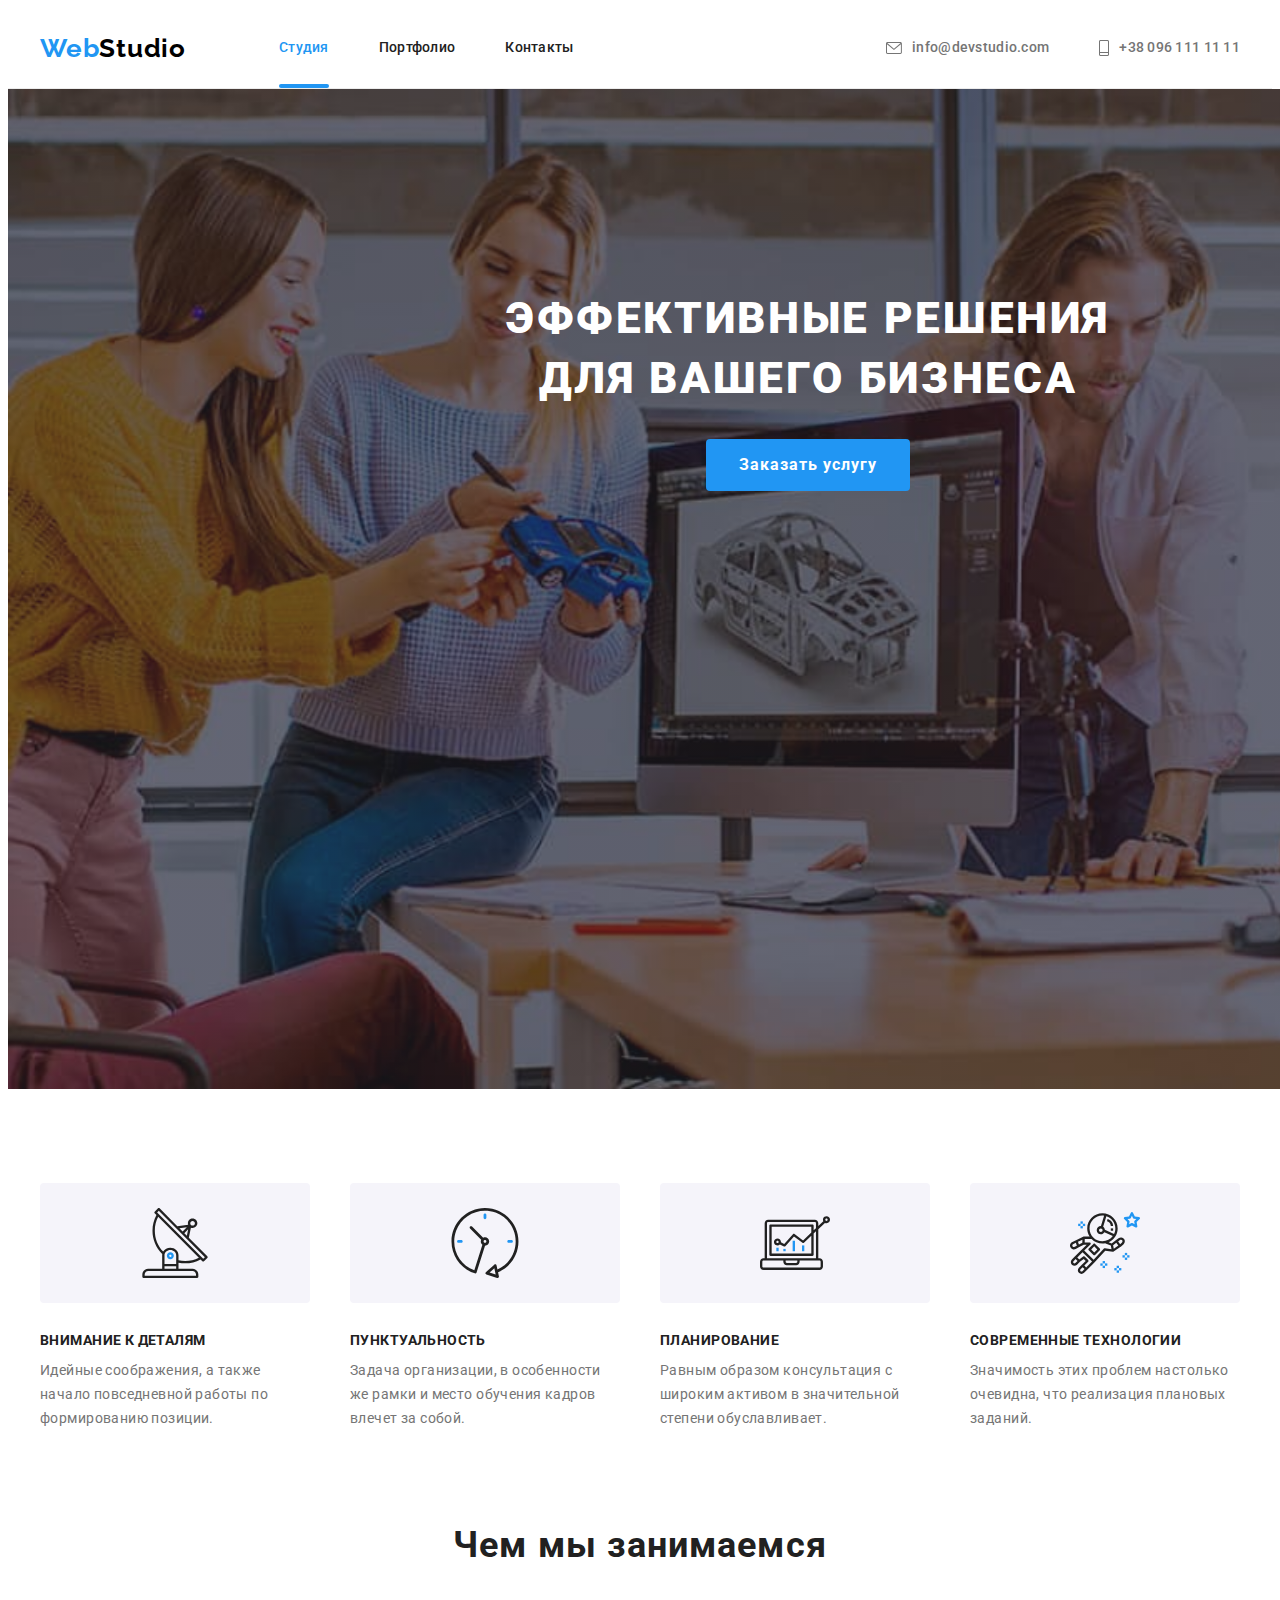
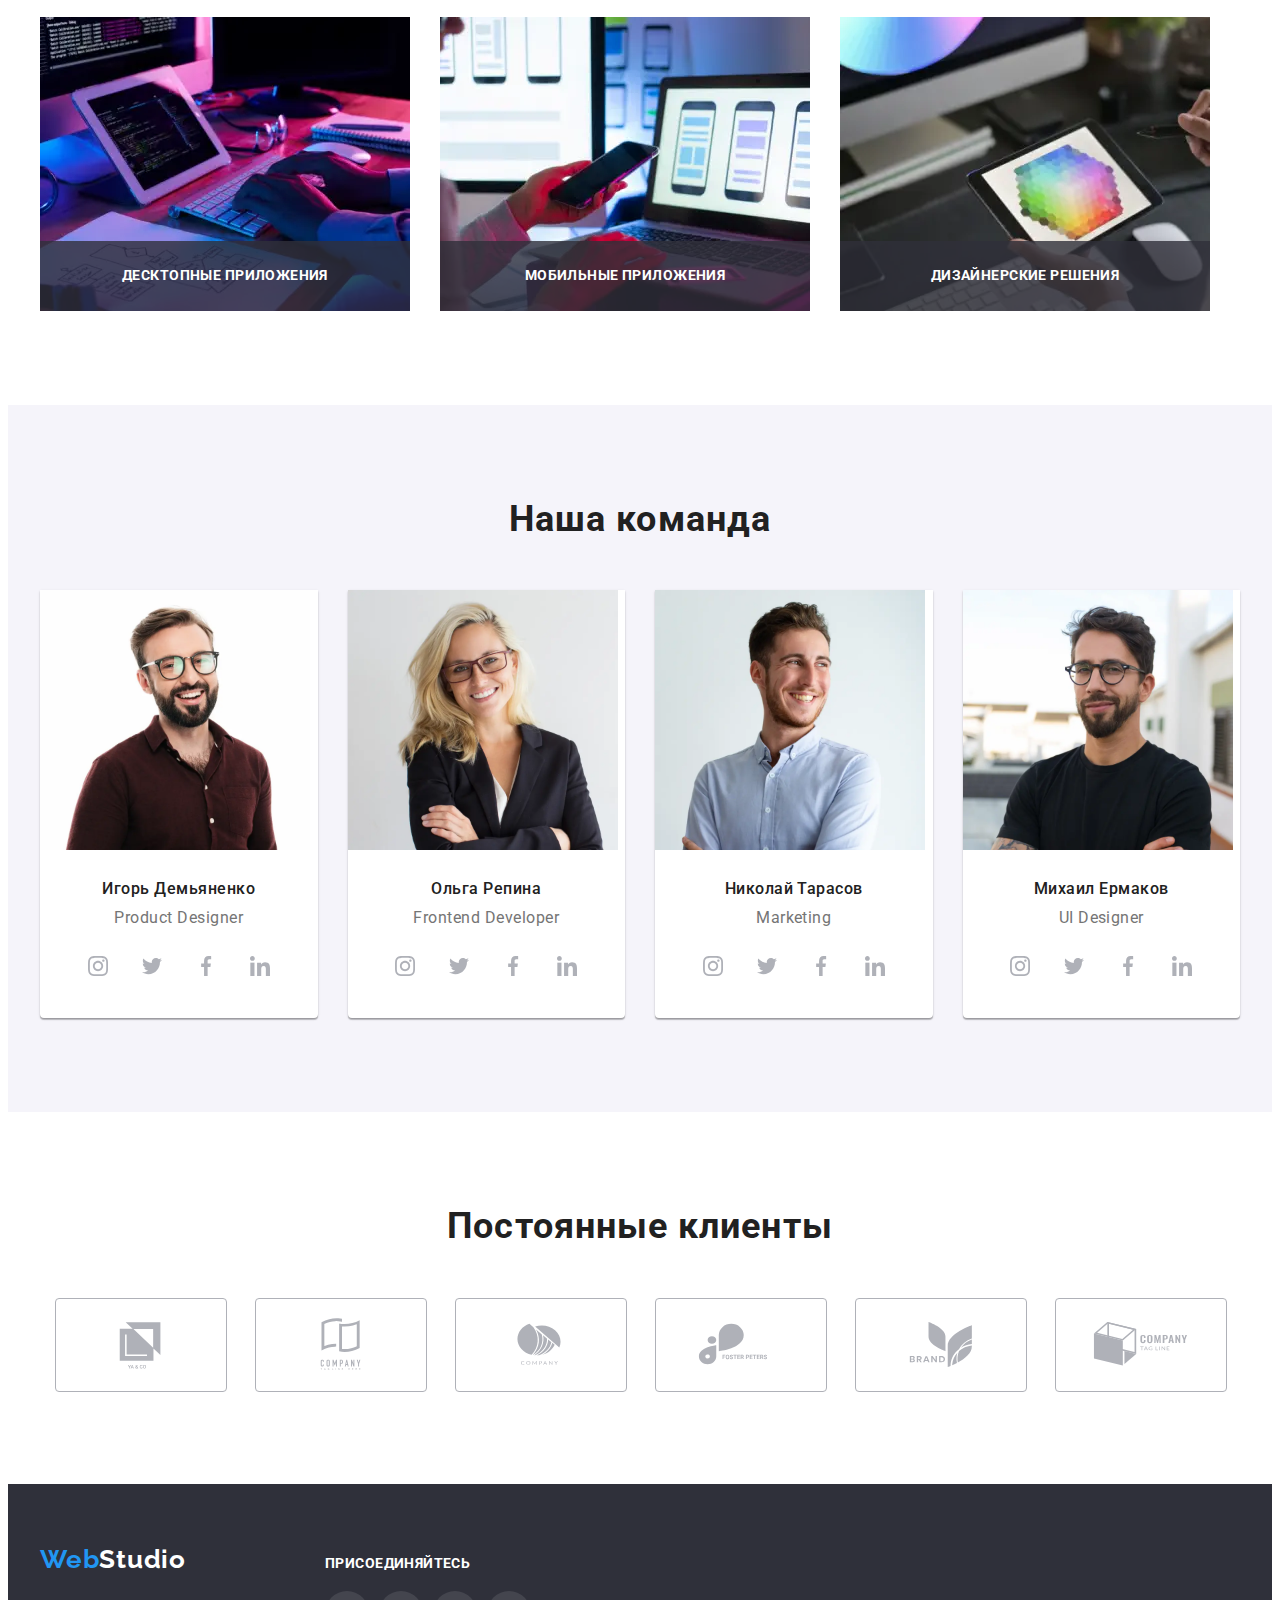
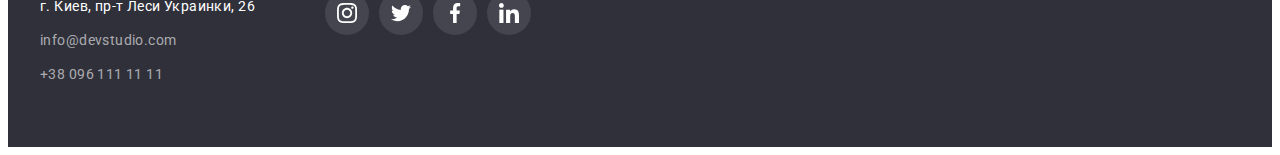
<file: index.html>
<!DOCTYPE html>
<html lang="ru">

<head>
  <meta charset="UTF-8" />
  <meta http-equiv="X-UA-Compatible" content="IE=edge" />
  <meta name="viewport" content="width=device-width, initial-scale=1.0" />
  <title>Studio</title>
  <link rel="preconnect" href="https://fonts.googleapis.com" />
  <link rel="preconnect" href="https://fonts.gstatic.com" crossorigin />
  <link href="https://fonts.googleapis.com/css2?family=Raleway:wght@700&family=Roboto:wght@400;500;700;900&display=swap"
    rel="stylesheet" />
  <link rel="stylesheet" href="https://cdnjs.cloudflare.com/ajax/libs/modern-normalize/1.1.0/modern-normalize.min.css"
    integrity="sha512-wpPYUAdjBVSE4KJnH1VR1HeZfpl1ub8YT/NKx4PuQ5NmX2tKuGu6U/JRp5y+Y8XG2tV+wKQpNHVUX03MfMFn9Q=="
    crossorigin="anonymous" referrerpolicy="no-referrer" />
  <link rel="stylesheet" href="./css/styles.css" />
</head>

<body>
  <!-- Header-->
  <header class="header">
    <div class="container">
      <!--Main Navigation-->
      <nav class="header-nav">
        <a href="./index.html" lang="en" class="header-logo link">
          <span class="logo-accent">Web</span>Studio
        </a>
        <ul class="header-list list">
          <li class="header-item">
            <a href="" class="header-link link active">Студия</a>
          </li>
          <li class="header-item">
            <a href="./portfolio.html" class="header-link link">Портфолио</a>
          </li>
          <li class="header-item">
            <a href="" class="header-link link"> Контакты</a>
          </li>
        </ul>
      </nav>
      <!-- Header Contacts-->
      <ul class="header-contacts-list list">
        <li class="header-item">
          <a href="mailto:info@devstudio.com" class="header-email link">
            <svg class="heder-mail-icon" width="16" height="12">
              <use href="./images/icons.svg#mail"></use>
            </svg>
            info@devstudio.com</a>
        </li>
        <li class="header-item">
          <a href="tel:+380961111111" class="header-tel link">
            <svg class="heder-tel-icon" width="10" height="16">
              <use href="./images/icons.svg#tel"></use>
            </svg>
            +38 096 111 11 11</a>
        </li>
      </ul>
    </div>
  </header>
  <!-- Main Content-->
  <main>
    <!-- Hero-->
    <section class="hero">

      <div class="container">
        <h1 class="hero-title">Эффективные решения для вашего бизнеса</h1>
        <button type="button" class="hero-btn" data-modal-open>Заказать услугу</button>
      </div>

    </section>
    <!-- Features-->
    <section class="features">
      <div class="container">
        <h2 class="features-title visually-hidden">Наши особенности</h2>
        <ul class="features-list list">
          <li class="features-item">
            <div class="features-thumb">
              <svg class="features-icon" width="70" height="70">
                <use href="./images/icons.svg#antenna"></use>
              </svg>
            </div>
            <h3 class="features-subtitle">Внимание к деталям</h3>
            <p class="features-text">
              Идейные соображения, а также начало повседневной работы по формированию позиции.
            </p>
          </li>
          <li class="features-item">
            <div class="features-thumb">
              <svg class="features-icon" width="70" height="70">
                <use href="./images/icons.svg#clock"></use>
              </svg>
            </div>
            <h3 class="features-subtitle">Пунктуальность</h3>
            <p class="features-text">
              Задача организации, в особенности же рамки и место обучения кадров влечет за собой.
            </p>
          </li>
          <li class="features-item">
            <div class="features-thumb">
              <svg class="features-icon" width="70" height="70">
                <use href="./images/icons.svg#diagram"></use>
              </svg>
            </div>
            <h3 class="features-subtitle">Планирование</h3>
            <p class="features-text">
              Равным образом консультация с широким активом в значительной степени обуславливает.
            </p>
          </li>
          <li class="features-item">
            <div class="features-thumb">
              <svg class="features-icon" width="70" height="70">
                <use href="./images/icons.svg#astronaut"></use>
              </svg>
            </div>
            <h3 class="features-subtitle">Современные технологии</h3>
            <p class="features-text">
              Значимость этих проблем настолько очевидна, что реализация плановых заданий.
            </p>
          </li>
        </ul>
      </div>

    </section>
    <!-- PRODUCTS -->
    <section class="products">
      <div class="container">
        <h2 class="products-title">Чем мы занимаемся</h2>
        <ul class="products-list list">
          <li class="products-item">
            <img src="./images/box1.webp" alt="Десктопные приложения" width="370" />
            <h3 class="products-item-title">Десктопные приложения</h3>
          </li>
          <li class="products-item">
            <img src="./images/box2.webp" alt="Мобильные приложения" width="370" />
            <h3 class="products-item-title">Мобильные приложения</h3>
          </li>
          <li class="products-item">
            <img src="./images/box3.webp" alt="Дизайнерские решения" width="370" />
            <h3 class="products-item-title">Дизайнерские решения</h3>
          </li>
        </ul>
      </div>
    </section>
    <!--  Our team-->
    <section class="team">
      <div class="container">
        <h2 class="team-title">Наша команда</h2>
        <ul class="team-list list">
          <li class="team-item">
            <img src="./images/photo1.webp" alt="Игорь Демьяненко - разработчик продукта" width="270" />
            <div class="team-title-wrap">
              <h3 class="team-subtitle">Игорь Демьяненко</h3>
              <p lang="en" class="team-text">Product Designer</p>
              <ul class="masters-soc-list list">
                <li class="masters-soc-item"><a href="" class="master-soc-link link">
                    <svg class="masters-soc-icon" width="20" height="20">
                      <use href="./images/icons.svg#instagram"></use>
                    </svg>
                  </a></li>
                <li class="masters-soc-item"><a href="" class="master-soc-link link">
                    <svg class="masters-soc-icon" width="20" height="20">
                      <use href="./images/icons.svg#twitter"></use>
                    </svg>
                  </a></li>
                <li class="masters-soc-item"><a href="" class="master-soc-link link">
                    <svg class="masters-soc-icon" width="20" height="20">
                      <use href="./images/icons.svg#facebook"></use>
                    </svg>
                  </a></li>
                <li class="masters-soc-item"><a href="" class="master-soc-link link">
                    <svg class="masters-soc-icon" width="20" height="20">
                      <use href="./images/icons.svg#linkedin"></use>
                    </svg>
                  </a></li>
              </ul>
            </div>
          </li>
          <li class="team-item">
            <img src="./images/photo2.webp" alt="Ольга Репина - фронтенд разработчик" width="270" />
            <div class="team-title-wrap">
              <h3 class="team-subtitle">Ольга Репина</h3>
              <p lang="en" class="team-text">Frontend Developer</p>
              <ul class="masters-soc-list list">
                <li class="masters-soc-item"><a href="" class="master-soc-link link">
                    <svg class="masters-soc-icon" width="20" height="20">
                      <use href="./images/icons.svg#instagram"></use>
                    </svg>
                  </a></li>
                <li class="masters-soc-item"><a href="" class="master-soc-link link">
                    <svg class="masters-soc-icon" width="20" height="20">
                      <use href="./images/icons.svg#twitter"></use>
                    </svg>
                  </a></li>
                <li class="masters-soc-item"><a href="" class="master-soc-link link">
                    <svg class="masters-soc-icon" width="20" height="20">
                      <use href="./images/icons.svg#facebook"></use>
                    </svg>
                  </a></li>
                <li class="masters-soc-item"><a href="" class="master-soc-link link">
                    <svg class="masters-soc-icon" width="20" height="20">
                      <use href="./images/icons.svg#linkedin"></use>
                    </svg>
                  </a></li>
              </ul>
            </div>
          </li>
          <li class="team-item">
            <img src="./images/photo3.webp" alt="Николай Тарасов - маркетинг менеджер" width="270" />
            <div class="team-title-wrap">
              <h3 class="team-subtitle">Николай Тарасов</h3>
              <p lang="en" class="team-text">Marketing</p>
              <ul class="masters-soc-list list">
                <li class="masters-soc-item"><a href="" class="master-soc-link link">
                    <svg class="masters-soc-icon" width="20" height="20">
                      <use href="./images/icons.svg#instagram"></use>
                    </svg>
                  </a></li>
                <li class="masters-soc-item"><a href="" class="master-soc-link link">
                    <svg class="masters-soc-icon" width="20" height="20">
                      <use href="./images/icons.svg#twitter"></use>
                    </svg>
                  </a></li>
                <li class="masters-soc-item"><a href="" class="master-soc-link link">
                    <svg class="masters-soc-icon" width="20" height="20">
                      <use href="./images/icons.svg#facebook"></use>
                    </svg>
                  </a></li>
                <li class="masters-soc-item"><a href="" class="master-soc-link link">
                    <svg class="masters-soc-icon" width="20" height="20">
                      <use href="./images/icons.svg#linkedin"></use>
                    </svg>
                  </a></li>
              </ul>
            </div>
          </li>
          <li class="team-item">
            <img src="./images/photo4.webp" alt="Михаил Ермаков - разработчик интерфейса" width="270" />
            <div class="team-title-wrap">
              <h3 class="team-subtitle">Михаил Ермаков</h3>
              <p lang="en" class="team-text">UI Designer</p>
              <ul class="masters-soc-list list">
                <li class="masters-soc-item"><a href="" class="master-soc-link link">
                    <svg class="masters-soc-icon" width="20" height="20">
                      <use href="./images/icons.svg#instagram"></use>
                    </svg>
                  </a></li>
                <li class="masters-soc-item"><a href="" class="master-soc-link link">
                    <svg class="masters-soc-icon" width="20" height="20">
                      <use href="./images/icons.svg#twitter"></use>
                    </svg>
                  </a></li>
                <li class="masters-soc-item"><a href="" class="master-soc-link link">
                    <svg class="masters-soc-icon" width="20" height="20">
                      <use href="./images/icons.svg#facebook"></use>
                    </svg>
                  </a></li>
                <li class="masters-soc-item"><a href="" class="master-soc-link link">
                    <svg class="masters-soc-icon" width="20" height="20">
                      <use href="./images/icons.svg#linkedin"></use>
                    </svg>
                  </a></li>
              </ul>
            </div>
          </li>
        </ul>
      </div>
    </section>
    <section class="clients">
      <div class="container">
        <h2 class="clients-title">Постоянные клиенты</h2>
        <ul class="clients-list list">
          <li class="clients-item">
            <a href="" class="clients-link">
              <svg class="clients-icon" width="106" height="60">
                <use href="./images/icons.svg#clients1"></use>
              </svg>
            </a>
          </li>
          <li class="clients-item">
            <a href="" class="clients-link">
              <svg class="clients-icon" width="106" height="60">
                <use href="./images/icons.svg#clients2"></use>
              </svg>
            </a>
          </li>
          <li class="clients-item">
            <a href="" class="clients-link">
              <svg class="clients-icon" width="106" height="60">
                <use href="./images/icons.svg#clients3"></use>
              </svg>
            </a>
          </li>
          <li class="clients-item">
            <a href="" class="clients-link">
              <svg class="clients-icon" width="106" height="60">
                <use href="./images/icons.svg#clients"></use>
              </svg>
            </a>
          </li>
          <li class="clients-item">
            <a href="" class="clients-link">
              <svg class="clients-icon" width="106" height="60">
                <use href="./images/icons.svg#clients5"></use>
              </svg>
            </a>
          </li>
          <li class="clients-item">
            <a href="" class="clients-link">
              <svg class="clients-icon" width="106" height="60">
                <use href="./images/icons.svg#clients6"></use>
              </svg>
            </a>
          </li>

        </ul>
      </div>
    </section>

  </main>
  <!--Footer-->
  <footer class="footer">
    <div class="container">
      <div class="footer-address-wrap">
        <a href="./index.html" lang="en" class="footer-logo link">
          <span class="logo-accent">Web</span>Studio
        </a>
        <address class="address">
          <ul class="footer-list list">
            <li class="footer-item">
              <a href="" class="footer-address link"> г. Киев, пр-т Леси Украинки, 26</a>
            </li>
            <li class="footer-item">
              <a href="mailto:info@devstudio.com" class="footer-email link">info@devstudio.com</a>
            </li>
            <li class="footer-item">
              <a href="tel:+380961111111" class="footer-tel link">+38 096 111 11 11</a>
            </li>
          </ul>
        </address>
      </div>
      <div class="footer-soc">
        <h3 class="footer-soc-title">присоединяйтесь</h3>
        <ul class="footer-soc-list list">
          <li class="footer-soc-item"><a href="" class="footer-soc-link link">
              <svg class="footer-soc-icon" width="20" height="20">
                <use href="./images/icons.svg#instagram"></use>
              </svg>
            </a></li>
          <li class="footer-soc-item"><a href="" class="footer-soc-link link">
              <svg class="footer-soc-icon" width="20" height="20">
                <use href="./images/icons.svg#twitter"></use>
              </svg>
            </a></li>
          <li class="footer-soc-item"><a href="" class="footer-soc-link link">
              <svg class="footer-soc-icon" width="20" height="20">
                <use href="./images/icons.svg#facebook"></use>
              </svg>
            </a></li>
          <li class="footer-soc-item"><a href="" class="footer-soc-link link">
              <svg class="footer-soc-icon" width="20" height="20">
                <use href="./images/icons.svg#linkedin"></use>
              </svg>
            </a></li>
        </ul>
      </div>
    </div>
  </footer>
  <div class="backdrop is-hidden" data-modal>
    <div class="modal">
      <button type="button" class="modal-close-btn" data-modal-close>
        <svg class="clients-icon" width="30" height="30">
          <use href="./images/icons.svg#close"></use>
        </svg>
      </button>
      <p class="modal-title">Оставьте свои данные, мы вам перезвоним</p>
      <form class="modal-form">
        <div class="modal-field">
          <label for="user-name" class="input-label">Имя</label>
          <input type="text" name="user-name" class="modal-input" required id="user-name">
        </div>
        <div class="modal-field">
          <label for="user-tel" class="input-label">Телефон</label>
          <input type="tel" name="user-tel" class="modal-input" required maxlength="10" id="user-tel">
        </div>
        <div class="modal-field">
          <label for="user-email" class="input-label">Почта</label>
          <input type="email" name="user-email" class="modal-input" required id="user-email">
        </div>

        <div class="modal-field">
          <label for="modal-text" class="input-label">Коментарий</label>
          <textarea name="modal-text" id="modal-text" class="modal-text" placeholder="Введите текст"></textarea>
        </div>
        <button type="submit" class="hero-btn">Отправить</button>
      </form>
    </div>
  </div>
  <script src="./js/modal.js"></script>
</body>

</html>
</file>
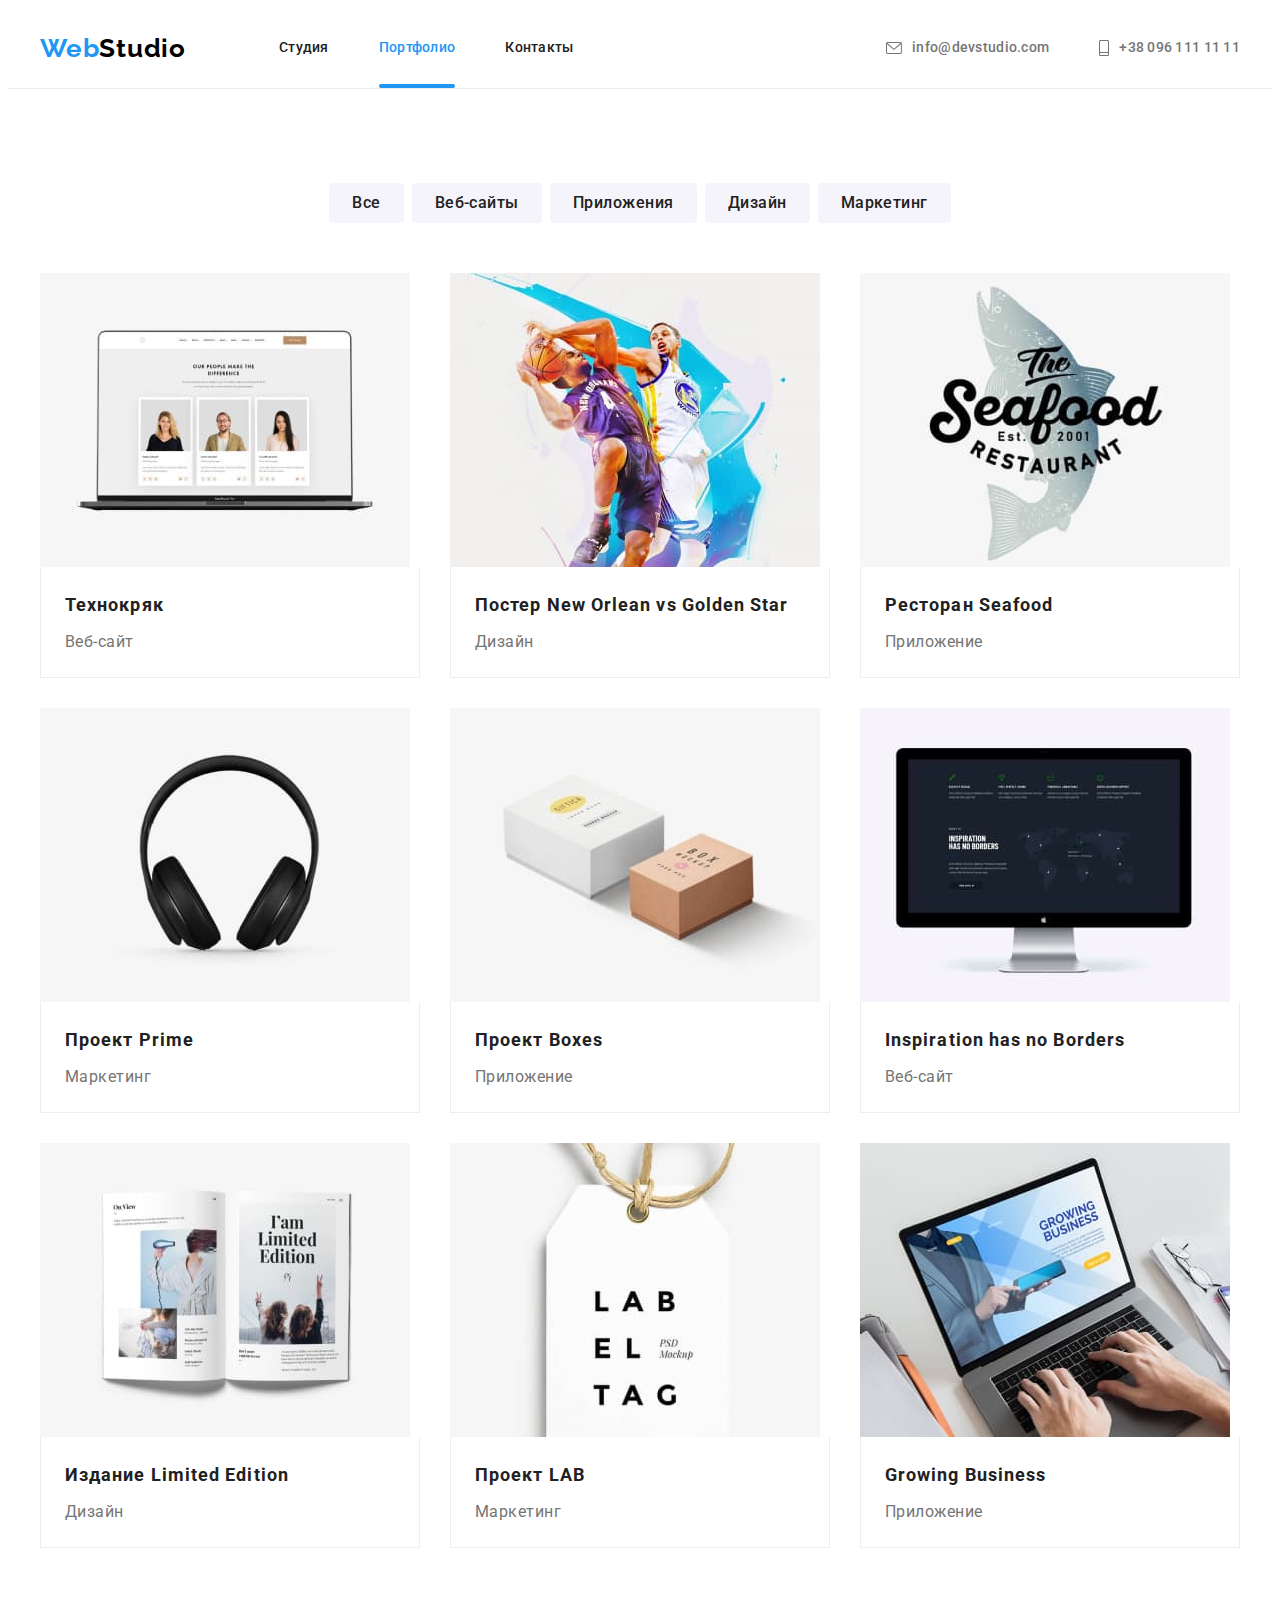
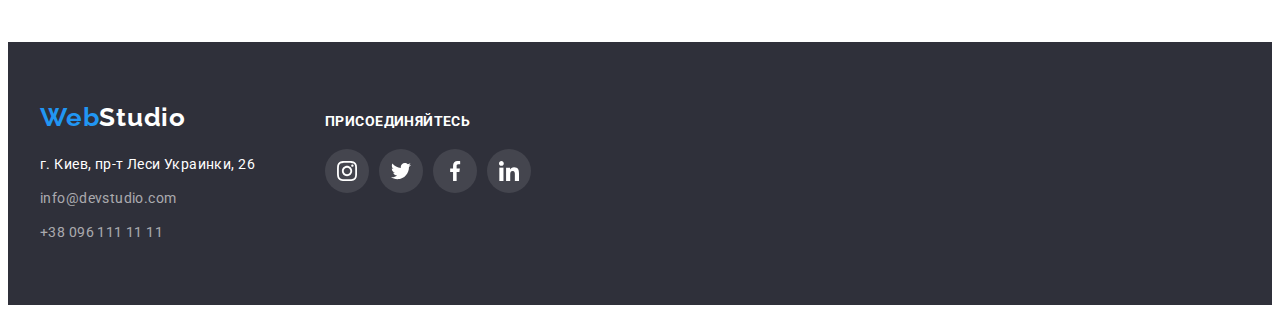
<file: portfolio.html>
<!DOCTYPE html>
<html lang="ru">

<head>
  <meta charset="UTF-8" />
  <meta http-equiv="X-UA-Compatible" content="IE=edge" />
  <meta name="viewport" content="width=device-width, initial-scale=1.0" />
  <title>Portfolio</title>
  <link rel="preconnect" href="https://fonts.googleapis.com" />
  <link rel="preconnect" href="https://fonts.gstatic.com" crossorigin />
  <link href="https://fonts.googleapis.com/css2?family=Raleway:wght@700&family=Roboto:wght@400;500;700;900&display=swap"
    rel="stylesheet" />
  <link rel="stylesheet" href="https://cdnjs.cloudflare.com/ajax/libs/modern-normalize/1.1.0/modern-normalize.min.css"
    integrity="sha512-wpPYUAdjBVSE4KJnH1VR1HeZfpl1ub8YT/NKx4PuQ5NmX2tKuGu6U/JRp5y+Y8XG2tV+wKQpNHVUX03MfMFn9Q=="
    crossorigin="anonymous" referrerpolicy="no-referrer" />
  <link rel="stylesheet" href="./css/styles.css" />
</head>

<body>
  <!-- Header-->
  <header class="header">
    <div class="container">
      <!--Main Navigation-->
      <nav class="header-nav">
        <a href="./index.html" lang="en" class="header-logo link">
          <span class="logo-accent">Web</span>Studio
        </a>
        <ul class="header-list list">
          <li class="header-item">
            <a href="./index.html" class="header-link link">Студия</a>
          </li>
          <li class="header-item">
            <a href="" class="header-link link active">Портфолио</a>
          </li>
          <li class="header-item">
            <a href="" class="header-link link"> Контакты</a>
          </li>
        </ul>
      </nav>
      <!-- Header Contacts-->
      <ul class="header-contacts-list list">
        <li class="header-item">
          <a href="mailto:info@devstudio.com" class="header-email link">
            <svg class="heder-mail-icon" width="16" height="12">
              <use href="./images/icons.svg#mail"></use>
            </svg>
            info@devstudio.com</a>
        </li>
        <li class="header-item">
          <a href="tel:+380961111111" class="header-tel link">
            <svg class="heder-tel-icon" width="10" height="16">
              <use href="./images/icons.svg#tel"></use>
            </svg>
            +38 096 111 11 11</a>
        </li>
      </ul>
    </div>
  </header>
  <!-- Main Content-->
  <main>
    <section class="portfolio">
      <div class="container">
        <h2 class="visually-hidden">Портфолио</h2>
        <ul class="portfolio-nav list">
          <li class="portfolio-item">
            <button type="button" class="portfolio-btn">Все</button>
          </li>
          <li class="portfolio-item">
            <button type="button" class="portfolio-btn">Веб-сайты</button>
          </li>
          <li class="portfolio-item">
            <button type="button" class="portfolio-btn">Приложения</button>
          </li>
          <li class="portfolio-item">
            <button type="button" class="portfolio-btn">Дизайн</button>
          </li>
          <li class="portfolio-item">
            <button type="button" class="portfolio-btn">Маркетинг</button>
          </li>
        </ul>
        <ul class="portfolio-list list">
          <li class="portfolio-item">
            <a href="" class="portfolio-link link">
              <div class="portfolio-top-wrap">
                <img src="./images/technocrack.jpg" alt="Веб-сайт Технокряк" width="370" />
                <p class="portfolio-top-text">Ресурс предлагает комплексные предложения с разным уровнем функционала и
                  сервисов. Все это позволит посетителю получить
                  исчерпывающие сведения о компании или частном лице.</p>
              </div>
              <div class="portfolio-title-wrap">
                <h3 class="portfolio-subtitle">Технокряк</h3>
                <p class="portfolio-text">Веб-сайт</p>
              </div>
            </a>
          </li>
          <li class="portfolio-item">
            <a href="" class="portfolio-link link">
              <div class="portfolio-top-wrap">
                <img src="./images/novsgs.jpg" alt="Постер New Orlean vs Golden Star" width="370" />
                <p class="portfolio-top-text">Ресурс предлагает комплексные предложения с разным уровнем функционала и
                  сервисов. Все это позволит посетителю получить
                  исчерпывающие сведения о компании или частном лице.</p>
              </div>
              <div class="portfolio-title-wrap">
                <h3 class="portfolio-subtitle">
                  Постер <span lang="en">New Orlean vs Golden Star</span>
                </h3>
                <p class="portfolio-text">Дизайн</p>
              </div>
            </a>
          </li>
          <li class="portfolio-item">
            <a href="" class="portfolio-link link">
              <div class="portfolio-top-wrap">
                <img src="./images/seafood.jpg" alt="Ресторан Seafood" width="370" />
                <p class="portfolio-top-text">Ресурс предлагает комплексные предложения с разным уровнем функционала и
                  сервисов. Все это позволит посетителю получить
                  исчерпывающие сведения о компании или частном лице.</p>
              </div>
              <div class="portfolio-title-wrap">
                <h3 class="portfolio-subtitle">Ресторан <span lang="en">Seafood</span></h3>
                <p class="portfolio-text">Приложение</p>
              </div>
            </a>
          </li>
          <li class="portfolio-item">
            <a href="" class="portfolio-link link">
              <div class="portfolio-top-wrap">
                <img src="./images/prime.jpg" alt="Проект Prime" width="370" />
                <p class="portfolio-top-text">Ресурс предлагает комплексные предложения с разным уровнем функционала и
                  сервисов. Все это позволит посетителю получить
                  исчерпывающие сведения о компании или частном лице.</p>
              </div>
              <div class="portfolio-title-wrap">
                <h3 class="portfolio-subtitle">Проект <span lang="en">Prime</span></h3>
                <p class="portfolio-text">Маркетинг</p>
              </div>
            </a>
          </li>
          <li class="portfolio-item">
            <a href="" class="portfolio-link link">
              <div class="portfolio-top-wrap">
                <img src="./images/boxes.jpg" alt="Проект Boxes" width="370" />
                <p class="portfolio-top-text">Ресурс предлагает комплексные предложения с разным уровнем функционала и
                  сервисов. Все это позволит посетителю получить
                  исчерпывающие сведения о компании или частном лице.</p>
              </div>
              <div class="portfolio-title-wrap">
                <h3 class="portfolio-subtitle">Проект <span lang="en">Boxes</span></h3>
                <p class="portfolio-text">Приложение</p>
              </div>
            </a>
          </li>
          <li class="portfolio-item">
            <a href="" class="portfolio-link link">
              <div class="portfolio-top-wrap">
                <img src="./images/inspiration.jpg" alt="Inspiration has no Borders" width="370" />
                <p class="portfolio-top-text">Ресурс предлагает комплексные предложения с разным уровнем функционала и
                  сервисов. Все это позволит посетителю получить
                  исчерпывающие сведения о компании или частном лице.</p>
              </div>
              <div class="portfolio-title-wrap">
                <h3 class="portfolio-subtitle" lang="en">Inspiration has no Borders</h3>
                <p class="portfolio-text">Веб-сайт</p>
              </div>
            </a>
          </li>
          <li class="portfolio-item">
            <a href="" class="portfolio-link link">
              <div class="portfolio-top-wrap">
                <img src="./images/limited-edition.jpg" alt="Издание Limited Edition" width="370" />
                <p class="portfolio-top-text">Ресурс предлагает комплексные предложения с разным уровнем функционала и
                  сервисов. Все это позволит посетителю получить
                  исчерпывающие сведения о компании или частном лице.</p>
              </div>
              <div class="portfolio-title-wrap">
                <h3 class="portfolio-subtitle">Издание <span lang="en">Limited Edition</span></h3>
                <p class="portfolio-text">Дизайн</p>
              </div>
            </a>
          </li>
          <li class="portfolio-item">
            <a href="" class="portfolio-link link">
              <div class="portfolio-top-wrap">
                <img src="./images/lab.jpg" alt="Проект LAB" width="370" />
                <p class="portfolio-top-text">Ресурс предлагает комплексные предложения с разным уровнем функционала и
                  сервисов. Все это позволит посетителю получить
                  исчерпывающие сведения о компании или частном лице.</p>
              </div>
              <div class="portfolio-title-wrap">
                <h3 class="portfolio-subtitle">Проект <span lang="en">LAB</span></h3>
                <p class="portfolio-text">Маркетинг</p>
              </div>
            </a>
          </li>
          <li class="portfolio-item">
            <a href="" class="portfolio-link link">
              <div class="portfolio-top-wrap">
                <img src="./images/growing-business.jpg" alt="Growing Business" width="370" />
                <p class="portfolio-top-text">Ресурс предлагает комплексные предложения с разным уровнем функционала и
                  сервисов. Все это позволит посетителю получить
                  исчерпывающие сведения о компании или частном лице.</p>
              </div>
              <div class="portfolio-title-wrap">
                <h3 class="portfolio-subtitle" lang="en">Growing Business</h3>
                <p class="portfolio-text">Приложение</p>
              </div>
            </a>
          </li>
        </ul>
      </div>
    </section>
  </main>
  <!--Footer-->
  <footer class="footer">
    <div class="container">
      <div class="footer-address-wrap">
        <a href="./index.html" lang="en" class="footer-logo link">
          <span class="logo-accent">Web</span>Studio
        </a>
        <address class="address">
          <ul class="footer-list list">
            <li class="footer-item">
              <a href="" class="footer-address link"> г. Киев, пр-т Леси Украинки, 26</a>
            </li>
            <li class="footer-item">
              <a href="mailto:info@devstudio.com" class="footer-email link">info@devstudio.com</a>
            </li>
            <li class="footer-item">
              <a href="tel:+380961111111" class="footer-tel link">+38 096 111 11 11</a>
            </li>
          </ul>
        </address>
      </div>
      <div class="footer-soc">
        <h3 class="footer-soc-title">присоединяйтесь</h3>
        <ul class="footer-soc-list list">
          <li class="footer-soc-item"><a href="" class="footer-soc-link link">
              <svg class="footer-soc-icon" width="20" height="20">
                <use href="./images/icons.svg#instagram"></use>
              </svg>
            </a></li>
          <li class="footer-soc-item"><a href="" class="footer-soc-link link">
              <svg class="footer-soc-icon" width="20" height="20">
                <use href="./images/icons.svg#twitter"></use>
              </svg>
            </a></li>
          <li class="footer-soc-item"><a href="" class="footer-soc-link link">
              <svg class="footer-soc-icon" width="20" height="20">
                <use href="./images/icons.svg#facebook"></use>
              </svg>
            </a></li>
          <li class="footer-soc-item"><a href="" class="footer-soc-link link">
              <svg class="footer-soc-icon" width="20" height="20">
                <use href="./images/icons.svg#linkedin"></use>
              </svg>
            </a></li>
        </ul>
      </div>
    </div>
  </footer>
</body>

</html>
</file>
<file: css/styles.css>
:root {
    --logo-dark-color:#000000;
    --logo-light-color: #FFFFFF;;
    --header-nav-color:#212121;
    --header-contacts-color:#757575;
    --main-title-color: #ffffff;
    --second-title-color: #212121;
    --main-text-color: #757575;
    --accent-color: #2196F3;
    --main-btn-color: #2196F3;
    --second-btn-color: #F5F4FA;
    --main-bg-color: #2F303A;
    --team-card-bg: #FFFFFF;
    --footer-contacts-color: rgba(255, 255, 255, 0.6);
    --main-font: "Roboto", sans-serif;
}


/* ---------- reset styles -------------*/
p, h1, h2, h3, h4, h5, h6 {
    margin: 0;
}

ul {
    margin: 0;
    padding-left: 0;
}

button {
    cursor: pointer;
}

a {
    color: inherit;
}

img {
    display: block;
}

body {
    font-family: var(--main-font);
    color: var(--main-text-color);
}

.list {
    list-style: none;
}

.link {
    text-decoration: none;
}

a.active {
    color: var(--accent-color);
    position: relative;
}

a.active::after {
    content: '';
    display: block;
    height: 4px;
    width: 100%;
    background: var(--accent-color);
    border-color: var(--accent-color);
    border-radius: 2px;
    position:absolute;
bottom: 0;
}


.visually-hidden {
    position: absolute;
    white-space: nowrap;
    width: 1px;
    height: 1px;
    overflow: hidden;
    border: 0;
    padding: 0;
    clip: rect(0, 0, 0, 0);
    clip-path: inset(50%);
    margin: -1px;
}

.container {
    width: 1200px;
    margin: 0 auto;
    padding-left: 15px;
    padding-right: 15px;

}


/*--------- HEADER STYLES --------- */
.header {
    border-bottom: 1px solid #ECECEC;
    
}
.header .container {
    display: flex;
    align-items: center;
}

.header-nav {
    display: flex;
    align-items: center;
}


.header-logo {
    font-family: 'Raleway';
    font-weight: 700;
    font-size: 26px;
    line-height: 1.19;
    letter-spacing: 0.03em;
    color: var(--logo-dark-color);
    margin-right: 93px;
    padding: 24px 0;
}

.logo-accent   {
    color:var(--accent-color);
}

.header-link,
.header-tel,
.header-email {
    font-weight: 500;
    font-size: 14px;
    line-height: 1.14;
    letter-spacing: 0.02em;
    color: var(--header-nav-color);
    display: inline-block;
    padding: 32px 0;
    transition: color 250ms cubic-bezier(0.4, 0, 0.2, 1);
    
        
}

.header-tel,
.header-email {
    color: var(--header-contacts-color);
    display: flex;
    justify-content: center;
    align-items: center;
    
}

.heder-mail-icon,
.heder-tel-icon {
    margin-right: 10px;
    fill: currentColor;
}


.header-link:hover,
.header-link:focus,
.header-tel:hover,
.header-tel:focus,
.header-email:hover,
.header-email:focus {
    color: var(--accent-color);
}


.header-list, .header-contacts-list {
    display: flex;
    align-items: center;
}

.header-item:not(:last-child) {
    margin-right: 50px;
}


.header-contacts-list {
    margin-left: auto;
}



/*--------- HERO STYLES --------- */
.hero {
    background-color: var(--main-bg-color);
    width: 1600px;
        
        height: 600px;
        margin: 0 auto;
        background-image:
            linear-gradient(to right, rgba(47, 48, 58, 0.4), rgba(47, 48, 58, 0.4)),
            url(../images/herobg.jpg);
        background-repeat: no-repeat;
        background-position: center;
        background-size: cover;
        padding: 200px 0;
}

/*--- 
.hero-bg {
    width: 1600px;
    min-width: 1200px;
    height: 600px;
    margin: 0 auto;
    background-image:
        linear-gradient(to right, rgba(47, 48, 58, 0.4), rgba(47, 48, 58, 0.4)),
        url(../images/herobg.jpg);
    background-repeat: no-repeat;
    background-position: center;
    background-size: cover;

}
*/
    
.hero .container{
    text-align: center;
    
    
}

.hero-title {
    font-weight: 900;
    font-size: 44px;
    line-height: 1.36;
    letter-spacing: 0.06em;
    text-transform: uppercase;
    color:var(--main-title-color);
    max-width: 696px;
    display: block;
    margin: 0 auto;
    margin-bottom: 30px;
    
}

.hero-btn {
    font-family: inherit;
    font-weight: 700;
    font-size: 16px;
    line-height: 1.88;
    letter-spacing: 0.06em;
    color: #FFFFFF;
    background: var(--main-btn-color);
    display: block;
    min-width: 200px;
    min-height: 50px;
    padding: 10px 32px;
    border: 1px solid transparent;
    border-radius: 4px;
    margin: 0 auto;
    transition: background 250ms cubic-bezier(0.4, 0, 0.2, 1);

}

.hero-btn:hover,
.hero-btn:focus {
    background: #188CE8;;  
}
 
/*--------- Features STYLES --------- */
.features {
    padding-top: 94px;
    padding-bottom: 94px;
}

.features-list {
    display: flex;
    justify-content: space-between;
}

.features-item {
    width: 270px;
}

.features-thumb {
    height: 120px;
    margin-bottom: 30px;
    display: flex;
    justify-content: center;
    align-items: center;
    background: #F5F4FA;
    border-radius: 4px;

}


.features-item + .features-item {
    margin-left: 30px;
}

.features-subtitle {
    font-weight: 700;
    font-size: 14px;
    line-height: 1.14;
    letter-spacing: 0.03em;
    text-transform: uppercase;
    color: var(--second-title-color);
    margin-bottom: 10px;
}

.features-text {
    font-size: 14px;
    line-height: 1.71;
    letter-spacing: 0.03em;
}

/*--------- Products STYLES --------- */

.products {
    padding-bottom: 94px;
}

.products-list {
    display: flex;
}

.products-item {

position: relative;
}

.products-item +.products-item {
    margin-left: 30px;
}


.products-item-title {
    display: flex;
    font-style: normal;
font-weight: 700;
font-size: 14px;
line-height: 1.14;
text-align: center;
letter-spacing: 0.03em;
text-transform: uppercase;
background: rgba(47, 48, 58, 0.8);
color: #FFFFFF;
width: 100%;
height: 70px;
position: absolute;
left: 0;
bottom: 0;
align-items: center;
justify-content: center;
}

.products-title {
    font-weight: 700;
    font-size: 36px;
    line-height: 1.16;
    text-align: center;
    letter-spacing: 0.03em;
    color: var(--second-title-color);
    margin-bottom: 50px;
}

/*--------- TEAM STYLES --------- */

.team {
    background-color: #F5F4FA;
    padding-top: 94px;
    padding-bottom: 94px;
}

.team-list {
    display: flex;
    margin: -15px;
}

.team-item {
    flex-basis: calc(100% / 3 - 30px);
    margin: 15px;
    
    background-color: var(--team-card-bg);
    box-shadow: 0px 1px 3px rgba(0, 0, 0, 0.12),
     0px 1px 1px rgba(0, 0, 0, 0.14),
      0px 2px 1px rgba(0, 0, 0, 0.2);
    border-radius: 0px 0px 4px 4px;
   
}

.team-title-wrap {
    padding: 30px 0;
}



.team-title {
    font-weight: 700;
    font-size: 36px;
    line-height: 1.16;
    text-align: center;
    letter-spacing: 0.03em;
    color: var(--second-title-color);
    margin-bottom: 50px;
}


.team-subtitle {
    font-weight: 500;
    font-size: 16px;
    line-height: 1.18;
    text-align: center;
    letter-spacing: 0.03em;
    color: var(--second-title-color);
    margin-bottom: 10px;
}

.team-text {
    font-size: 16px;
    line-height: 1.18;
    text-align: center;
    letter-spacing: 0.03em;
    margin-bottom: 16px;
}

.masters-soc-list {
    display: flex;
    justify-content: center;
}

.masters-soc-item {
    width: 44px;
    height: 44px;
    margin-left: 10px;
}

.masters-soc-item:first-child {
    margin-left: 0;
}


.master-soc-link {
    display: flex;
    align-items: center;
    justify-content: center;
    width: 100%;
    height: 100%;
    border-radius: 50%;
    color: #AFB1B8;
    transition: background-color 250ms cubic-bezier(0.4, 0, 0.2, 1),
                color 250ms cubic-bezier(0.4, 0, 0.2, 1);
   
}

.masters-soc-icon {
    fill: currentColor;
}

.master-soc-link:hover,
.master-soc-link:focus {
    background-color: var(--accent-color);
    color: #FFFFFF;
}


/*----------- CLIENTS ---------------*/

.clients {
    padding-top: 94px;
    padding-bottom: 94px;
    
}

.clients-title {
        font-weight: 700;
        font-size: 36px;
        line-height: 1.16;
        text-align: center;
        letter-spacing: 0.03em;
        color: var(--second-title-color);
         margin-bottom: 50px;
}

.clients-list {
    display: flex;
    justify-content: center;
}

.clients-item {
    width: 170px;
    height: 92px;
    
}

    
.clients-item:not(:last-child) {
    margin-right: 30px;
}

.clients-link {
    width: 100%;
    height: 100%;
    display: flex;
    justify-content: center;
    align-items: center;
    color: #AFB1B8;
    border: 1px solid #AFB1B8;
    border-radius: 4px;
    transition: color 250ms cubic-bezier(0.4, 0, 0.2, 1),
                border 250ms cubic-bezier(0.4, 0, 0.2, 1);
    
}

.clients-link:hover,
.clients-link:focus {
    color: var(--accent-color);
    border: 1px solid var(--accent-color);
    outline: transparent;
}

.clients-icon {
    fill: currentColor;
}

/*--------- Footer STYLES --------- */
.footer {
    background-color: var(--main-bg-color);
    padding-top: 60px;
    padding-bottom: 60px;
}

.footer-logo {
    font-family: 'Raleway';
    font-weight: 700;
    font-size: 26px;
    line-height: 1.19;
    letter-spacing: 0.03em;
    color: var(--logo-light-color);
    margin-bottom: 20px;
    display: inline-block;
}

.footer-logo span {
    color: var(--accent-color);
}

.address {
    font-style: normal;
    font-size: 14px;
    line-height: 1.71;
    letter-spacing: 0.03em;
    
}

.footer-address-wrap {
    color: #FFFFFF;
}

.footer-item:not(:last-child) {
    margin-bottom: 10px;
}

.footer-email,
.footer-tel {
    color: var(--footer-contacts-color);
    transition: color 250ms cubic-bezier(0.4, 0, 0.2, 1);
}

.footer-address, 
.footer-link {
    transition: color 250ms cubic-bezier(0.4, 0, 0.2, 1);
}

.footer-address:hover,
.footer-address:focus,
.footer-link:hover,
.footer-link:focus,
.footer-tel:hover,
.footer-tel:focus,
.footer-email:hover,
.footer-email:focus {
    color: var(--accent-color);
}

.footer .container {
    display: flex;
    align-items: baseline;
}

.footer-address-wrap {
    margin-right: 70px;
}

.footer-soc-title {
    font-weight: 700;
        font-size: 14px;
        line-height: 16px;
        letter-spacing: 0.03em;
        text-transform: uppercase;
        color: var(--main-title-color);
        margin-bottom: 20px;
}


.footer-soc-list {
    display: flex;
    justify-content: center;
}

.footer-soc-item {
    width: 44px;
    height: 44px;
    margin-left: 10px;
}

.footer-soc-item:first-child {
    margin-left: 0;
}


.footer-soc-link {
    display: flex;
    align-items: center;
    justify-content: center;
    width: 100%;
    height: 100%;
    border-radius: 50%;
    color: #FFFFFF;
    background: rgba(255, 255, 255, 0.1);
    transition: background-color 250ms cubic-bezier(0.4, 0, 0.2, 1);

}

.footer-soc-icon {
    fill: currentColor;
}

.footer-soc-link:hover,
.footer-soc-link:focus {
    background-color: var(--accent-color);
    
}

/*-----------MODAL------------------*/

.backdrop {
    position: fixed;
    top: 0;
    left: 0;
    width: 100%;
    height: 100%;
    background: rgba(0, 0, 0, 0.2);
    transition: opacity 250ms cubic-bezier(0.4, 0, 0.2, 1), 
                visibility 250ms cubic-bezier(0.4, 0, 0.2, 1);
}

.backdrop.is-hidden .modal {
    transform: translate(-50%, -50%) scale(0);
}

.modal {
    position: absolute;
    top: 50%;
    left:50%;
    transform: translate(-50%,-50%) scale(1);
    width: 528px;
    min-height: 581px;
    background: #FFFFFF;
        box-shadow: 0px 1px 3px rgba(0, 0, 0, 0.12), 0px 1px 1px rgba(0, 0, 0, 0.14), 0px 2px 1px rgba(0, 0, 0, 0.2);
        border-radius: 4px;
        transition: transform 250ms cubic-bezier(0.4, 0, 0.2, 1);
    padding: 40px;
}


.modal-title {
    font-weight: 700;
        font-size: 20px;
        line-height: 1.15;
        text-align: center;
        letter-spacing: 0.03em;
        margin-bottom: 12px;
        color: #212121;
}

.input-label {
    font-weight: 400;
        font-size: 12px;
        line-height: 1.16;
        letter-spacing: 0.01em;
       color: #757575;
       display: block;
       margin-bottom: 4px;
}

.modal-input {
        width: 100%;
        height: 40px;
        border: 1px solid rgba(33, 33, 33, 0.2);
        border-radius: 4px;
        background-color: transparent;
        margin-bottom: 10px;
}

.modal-text {
    width: 100%;
    height: 120px;
    
        border: 1px solid rgba(33, 33, 33, 0.2);
        border-radius: 4px;
        padding: 12px 16px;
        resize: none;
}

.modal-text::placeholder {
    font-weight: 400;
        font-size: 14px;
        line-height: 1,14;
        letter-spacing: 0.01em;
    
        color: rgba(117, 117, 117, 0.5);
}

.modal-close-btn {
    position: absolute;
    top:10px;
    right:10px;
    width: 30px;
    height: 30px;
    border-color: transparent;
    background-color: transparent;
    border-radius: 50%;
    display: flex;
    align-items: center;
    justify-content: center;
    outline: transparent;
    padding: 0;
}

.is-hidden {
    opacity: 0;
    visibility: hidden;
    pointer-events: none;
}

.no-scroll {
    overflow: hidden;
}

/*----------------PORTFOLIO STYLES--------------*/
/*------- Portfolio navigation ----------------*/
.portfolio  {
    padding: 94px 0;
}

.portfolio-nav {
    display: flex;
    justify-content: center;
    margin-bottom: 50px;
}

.portfolio-nav .portfolio-item {
    margin-left: 8px;   
}

.portfolio-nav .portfolio-item:first-child {
    margin-left: 0;
}

.portfolio-btn{
    font-family: inherit;
    font-weight: 500;
    font-size: 16px;
    line-height: 1.62;
    text-align: center;
    letter-spacing: 0.03em;
    color: #212121;
    background-color: var(--second-btn-color);
    cursor: pointer;
    padding: 6px 22px;
    border: 1px solid transparent;
    border-radius: 4px;
    transition: color 250ms cubic-bezier(0.4, 0, 0.2, 1),
                background-color 250ms cubic-bezier(0.4, 0, 0.2, 1),
                box-shadow 250ms cubic-bezier(0.4, 0, 0.2, 1);
}

.portfolio-btn:hover,
.portfolio-btn:focus {
    color: #ffffff;
    background-color: var(--main-btn-color);
    box-shadow: 0px 3px 1px rgba(0, 0, 0, 0.1), 0px 1px 2px rgba(0, 0, 0, 0.08), 0px 2px 2px rgba(0, 0, 0, 0.12);
}

/*------- Portfolio gallery ----------------*/
.portfolio-list {
    display: flex;
    flex-wrap: wrap;
    margin: -15px;
   
}

.portfolio-list .portfolio-item {
    flex-basis: calc(100% / 3 - 30px);
    margin: 15px;
    
}


.portfolio-link {
    display: block;
    transition: box-shadow 250ms cubic-bezier(0.4, 0, 0.2, 1);
    
    
}

.portfolio-link:hover,
.portfolio-link:focus {
box-shadow: 0px 1px 1px rgba(0, 0, 0, 0.12),
0px 4px 4px rgba(0, 0, 0, 0.06),
1px 4px 6px rgba(0, 0, 0, 0.16);
outline: transparent;
}
.portfolio-top-wrap {
    position: relative;
    overflow: hidden;
}

.portfolio-link:hover .portfolio-top-text,
.portfolio-link:focus .portfolio-top-text {
    transform: translateY(0);
}

.portfolio-top-text {
    position: absolute;
    top:0;
    font-weight: 400;
        font-size: 18px;
        line-height: 1.56;
        letter-spacing: 0.03em;
        color: #FFFFFF;
        background: rgba(33, 150, 243, 0.9);
        padding: 63px 24px;
        height: 100%;
        transform: translateY(101%);
        transition: transform 250ms cubic-bezier(0.4, 0, 0.2, 1);
        
}



.portfolio-title-wrap {
    padding: 20px 24px;
    border-bottom: 1px solid #EEEEEE;
    border-left: 1px solid #EEEEEE;
    border-right: 1px solid #EEEEEE;
    
}

.portfolio-subtitle {
    font-weight: 700;
    font-size: 18px;
    line-height: 2;
    letter-spacing: 0.06em;
    color: var(--second-title-color);
    margin-bottom: 4px;
}

.portfolio-text {
    font-size: 16px;
    line-height: 1.88;
    letter-spacing: 0.03em;
}
</file>
